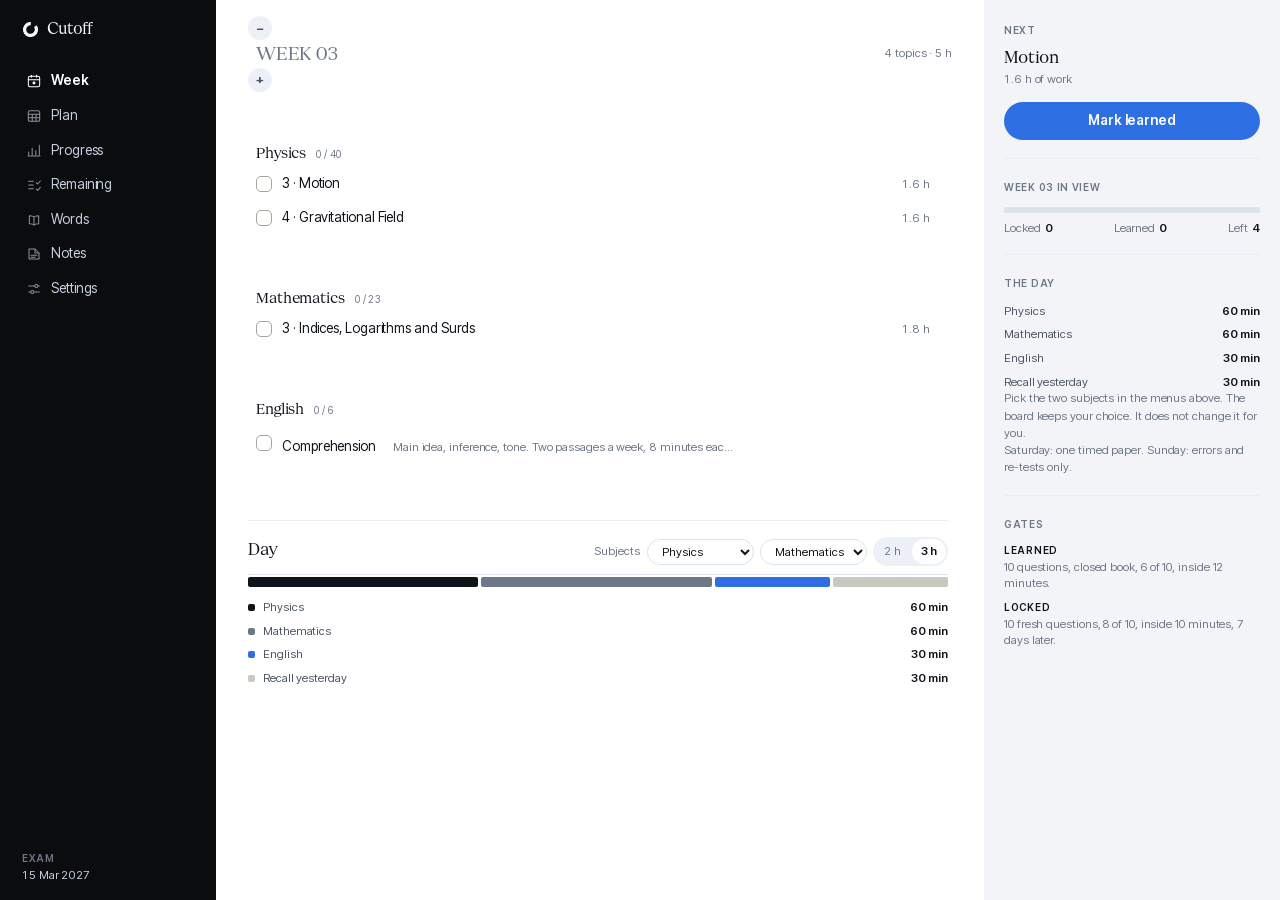
<file: index.html>
<!DOCTYPE html>
<html lang="en">
<head>
<meta charset="utf-8">
<meta name="viewport" content="width=device-width,initial-scale=1">
<title>Cutoff</title>
<link rel="stylesheet" href="styles.css">
</head>
<body>
<div class="app">

  <aside class="side">
    <div class="brand"><svg class="mark" viewBox="0 0 16 16" aria-hidden="true"><circle cx="8" cy="8" r="5.6" fill="none" stroke="currentColor" stroke-width="3.1" stroke-dasharray="29.3 5.9" transform="rotate(-34 8 8)"/></svg><b>Cutoff</b></div>

    <nav class="nav" aria-label="Board sections">
      <a href="#week" data-screen="week">
        <svg viewBox="0 0 24 24" width="16" height="16" aria-hidden="true"><rect x="3.5" y="5" width="17" height="15.5" rx="2.5"/><path d="M3.5 10h17M8 3.5v3M16 3.5v3"/><circle cx="12" cy="15" r="2.2" fill="currentColor" stroke="none"/></svg>
        <span>Week</span></a>
      <a href="#plan" data-screen="plan">
        <svg viewBox="0 0 24 24" width="16" height="16" aria-hidden="true"><rect x="3.5" y="4" width="17" height="16" rx="2.5"/><path d="M3.5 9.4h17M3.5 14.6h17M9.4 9.4V20M15 9.4V20"/></svg>
        <span>Plan</span></a>
      <a href="#progress" data-screen="progress">
        <svg viewBox="0 0 24 24" width="16" height="16" aria-hidden="true"><path d="M4 19.5V15M9.3 19.5V9.5M14.7 19.5V13M20 19.5V5"/><path d="M3 21h18"/></svg>
        <span>Progress</span></a>
      <a href="#left" data-screen="left">
        <svg viewBox="0 0 24 24" width="16" height="16" aria-hidden="true"><path d="M4 6.5h7M4 12h7M4 17.5h7"/><path d="M15.5 8.5l2 2 4-4.5"/><path d="M15.5 18l2 2 4-4.5"/></svg>
        <span>Remaining</span></a>
      <a href="#settings" data-screen="settings">
        <svg viewBox="0 0 24 24" width="16" height="16" aria-hidden="true"><path d="M4 7.5h9M18.5 7.5H20M4 16.5h3M12.5 16.5H20"/><circle cx="15.5" cy="7.5" r="2.4"/><circle cx="9.5" cy="16.5" r="2.4"/></svg>
        <span>Settings</span></a>
    </nav>

    <div class="side-foot">
      <span class="lab">Exam</span>
      <span class="num">15 Mar 2027</span>
    </div>
  </aside>

  <main class="main" id="view" tabindex="-1"></main>

  <aside class="rail" id="rail"></aside>

</div>
<script src="plan.js"></script>
<script src="app.js"></script>
<script src="words/data.js"></script>
<script src="words/words.js"></script>
<script src="notes/data.js"></script>
<script src="notes/quiz.js"></script>
<script src="notes/boot.js"></script>
</body>
</html>
</file>
<file: styles.css>
/* Cutoff - UTME board.
   All tokens live here. No inline CSS anywhere in this project.
   Product surface: one sans for every role, fixed rem scale, no fluid typography. */

@font-face{
  font-family:"Geist Serif";
  src:url("fonts/GeistSerif.var.ttf") format("truetype-variations");
  font-weight:400;font-style:normal;font-display:swap;
}
@font-face{
  font-family:"Inter Tight";
  src:url("fonts/InterTight.var.woff2") format("woff2");
  font-weight:300 700;font-style:normal;font-display:swap;
}

:root{
  /* 60 percent: canvas and content */
  --ground:#FFFFFF;
  --card:#EDF1F7;
  --line:#DCE3ED;
  --line-2:#E8EDF4;
  /* 30 percent: structure. Navy sidebar, tinted rail */
  --side:#0B0C0E;
  --side-2:#F2F4F7;
  --side-ink:#C6D0E0;
  --side-ink-2:#8B99AE;
  /* ink */
  --ink:#0F141B;
  --ink-2:#4C5563;
  --ink-3:#6E7787;
  /* 10 percent: accent, actions only */
  --accent:#2F6FE4;
  --accent-ink:#FFFFFF;
  --accent-soft:#EAF1FD;
  /* families: serif for headings, sans for every other role */
  --display:"Geist Serif",Georgia,serif;
  --sans:"Inter Tight",-apple-system,"Helvetica Neue",Arial,sans-serif;
  /* radii */
  --r1:5px;
  --r2:8px;
  --r3:12px;
  --pill:999px;
  /* space */
  --s1:4px;--s2:8px;--s3:12px;--s4:16px;--s5:24px;--s6:32px;--s7:44px;--s8:64px;
  /* fixed type scale */
  --t-lab:10px;
  --t-meta:11.5px;
  --t-sec:12.5px;
  --t-body:13.5px;
  --t-sub:15px;
  --t-metric:22px;
  --t-head:17px;
  /* motion */
  --dur:.16s;
  --ease:cubic-bezier(.2,.8,.2,1);
}

*,*::before,*::after{box-sizing:border-box}
html,body{margin:0}
html{-webkit-font-smoothing:antialiased;text-rendering:optimizeLegibility}
body{
  font-family:var(--sans);
  font-size:var(--t-body);
  line-height:1.45;
  color:var(--ink);
  background:var(--ground);
  letter-spacing:-.006em;
}
button{font:inherit;color:inherit;letter-spacing:inherit}
a{color:inherit;text-decoration:none}
h1,h2,h3,p,ul{margin:0}
ul{list-style:none;padding:0}
:focus-visible{outline:2px solid var(--accent);outline-offset:2px}
::selection{background:var(--accent-soft);color:var(--accent-ink)}
.num{font-variant-numeric:tabular-nums}
.lab{font-size:var(--t-lab);font-weight:600;letter-spacing:.07em;
  text-transform:uppercase;color:var(--ink-3)}
.sr{position:absolute;width:1px;height:1px;padding:0;margin:-1px;overflow:hidden;
  clip:rect(0 0 0 0);white-space:nowrap;border:0}

/* ---------- shell ---------- */

.app{
  display:grid;
  grid-template-columns:216px minmax(0,1fr) 296px;
  height:100vh;
  overflow:hidden;
}

.side{
  display:flex;flex-direction:column;gap:var(--s5);
  background:var(--side);
  padding:18px 14px 16px;
  overflow-y:auto;
}

.brand{display:flex;align-items:center;gap:8px;padding:0 8px}
.brand b{font-family:var(--display);font-weight:400;font-size:15.5px;
  letter-spacing:-.008em;font-variation-settings:"ELSH" 20;color:#F4F7FB}
.mark{width:17px;height:17px;flex:none;display:block;fill:none;color:#F4F7FB}
.mark path{transition:fill var(--dur) var(--ease)}

.nav{display:flex;flex-direction:column;gap:1px}
.nav a{position:relative;display:flex;align-items:center;gap:9px;
  padding:7px 10px 7px 12px;border-radius:var(--r1);
  font-size:var(--t-body);color:var(--side-ink);text-decoration:none;
  transition:background var(--dur) var(--ease),color var(--dur) var(--ease)}
.nav a:hover{color:#FFFFFF}
.nav a svg{width:16px;height:16px;max-width:16px;max-height:16px;flex:none;display:block;fill:none;stroke:currentColor;
  stroke-width:1.55;stroke-linecap:round;stroke-linejoin:round;
  opacity:.68;transition:opacity var(--dur) var(--ease)}
.nav a:hover svg,.nav a[aria-current] svg{opacity:1}
.nav a b{font-size:var(--t-meta);font-weight:500;color:var(--side-ink-2)}
/* active: same treatment as hover, plus weight */
.nav a[aria-current]{background:none;color:#FFFFFF;font-weight:600}
.nav a[aria-current] b{color:#FFFFFF}
.nav a[aria-current] svg{color:#FFFFFF;opacity:1}
.nav a:focus-visible{outline:2px solid var(--accent);outline-offset:-2px}
.side-foot{margin-top:auto;display:flex;flex-direction:column;gap:2px;padding:0 8px}
.side-foot .num{font-size:var(--t-meta);color:var(--side-ink)}

.main{overflow-y:auto;padding:0 var(--s6) var(--s8)}
.rail{background:var(--side-2);padding:0 20px var(--s6);overflow-y:auto;
  display:flex;flex-direction:column}

/* ---------- toolbar ---------- */

.tools{
  position:sticky;top:0;z-index:3;background:var(--ground);
  display:flex;align-items:center;gap:var(--s3);
  padding:16px 0 14px;
}
.tools .spacer{flex:1}
.wk{display:flex;align-items:center;gap:2px}
.wk .num{font-family:var(--display);font-size:19px;font-weight:400;letter-spacing:-.012em;
  padding:0 8px;font-variation-settings:"ELSH" 0;
  letter-spacing:-.01em;white-space:nowrap}
.wk button{width:24px;height:24px;border-radius:var(--pill);border:none;
  background:var(--card);color:var(--ink-2);cursor:pointer;font-size:13px;
  line-height:1;display:grid;place-items:center;
  transition:background var(--dur) var(--ease),color var(--dur) var(--ease)}
.wk button:hover{background:var(--line-2);color:var(--ink)}
.wk button:disabled{opacity:.35;cursor:default}
.wk button:disabled:hover{background:var(--card);color:var(--ink-2)}
.tools .count{font-size:var(--t-meta);color:var(--ink-3);
  font-variant-numeric:tabular-nums;white-space:nowrap}

.btn{display:inline-flex;align-items:center;gap:8px;
  background:var(--accent);color:var(--accent-ink);border:none;border-radius:var(--pill);
  padding:9px 16px;font-size:var(--t-body);font-weight:600;cursor:pointer;
  letter-spacing:-.006em;white-space:nowrap;max-width:100%;
  transition:filter var(--dur) var(--ease)}
.btn:hover{filter:brightness(.95)}
.btn:active{filter:brightness(.9)}
.btn:disabled{background:var(--card);color:var(--ink-3);cursor:default;filter:none}
.btn svg{width:12px;height:12px;flex:0 0 12px}
.btn.quiet{background:var(--card);color:var(--ink-2);font-weight:500}
.btn.quiet:hover{background:var(--line-2);filter:none}
.btn.wide{justify-content:center;width:100%}
.btn.sm{padding:7px 13px;font-size:var(--t-meta)}

/* ---------- groups and rows ---------- */

.grp{margin-bottom:var(--s2)}
.grp-h{display:flex;align-items:baseline;gap:10px;padding:18px 8px 4px}
.grp-h span:first-child{font-family:var(--display);font-size:14.5px;font-weight:400;
  letter-spacing:-.008em;color:var(--ink);font-variation-settings:"ELSH" 0}
.grp-h span:last-child{font-size:var(--t-lab);color:var(--ink-3);letter-spacing:.04em;
  font-variant-numeric:tabular-nums}

.row{display:grid;grid-template-columns:16px minmax(0,1fr) auto;
  align-items:center;gap:10px;
  padding:6px 8px;border-radius:var(--r1);min-height:34px;
  transition:background var(--dur) var(--ease)}
.row:hover{background:var(--card)}
.row:hover .row-act,.row:hover .m{color:var(--ink-2)}
.row-main{display:flex;align-items:baseline;gap:9px;min-width:0;
  background:none;border:none;padding:0;text-align:left;cursor:pointer}
.row-main .m.note{margin-left:0;flex:0 1 auto;min-width:0;overflow:hidden;
  text-overflow:ellipsis;white-space:nowrap}
.row-main .st{font-size:var(--t-meta);color:var(--ink-3);white-space:nowrap;
  font-variant-numeric:tabular-nums;flex:0 0 auto}
.row-main .st.due{color:var(--ink);font-weight:600}
.row-main .t{font-size:var(--t-body);letter-spacing:-.006em;line-height:1.3;
  min-width:0}
.row-main .m{font-size:var(--t-meta);color:var(--ink-3);margin-left:auto;
  font-variant-numeric:tabular-nums;white-space:nowrap;flex:0 0 auto;padding-left:8px}
.row .st{font-size:var(--t-meta);color:var(--ink-3);white-space:nowrap;
  text-align:right;font-variant-numeric:tabular-nums}
.row .st.due{color:var(--ink);font-weight:600}

.tick{position:relative;width:16px;height:16px;flex:0 0 16px;padding:0;border-radius:var(--r1);
  border:1px solid #A5A59C;background:var(--ground);cursor:pointer;
  display:grid;place-items:center;appearance:none;
  transition:background var(--dur) var(--ease),border-color var(--dur) var(--ease)}
.tick:hover{border-color:var(--ink-3)}
.tick::before{content:"";position:absolute;inset:-6px;border-radius:var(--r1)}
.tick.learned{border-color:var(--accent);background:var(--accent-soft)}
.tick.learned::after,.tick.done::after{content:"";width:9px;height:9px;
  -webkit-mask:url("data:image/svg+xml,%3Csvg xmlns='http://www.w3.org/2000/svg' viewBox='0 0 10 10'%3E%3Cpath d='M1.4 5.3 3.9 7.8 8.6 2.2' fill='none' stroke='%23000' stroke-width='1.9' stroke-linecap='round' stroke-linejoin='round'/%3E%3C/svg%3E") center/9px 9px no-repeat;
  mask:url("data:image/svg+xml,%3Csvg xmlns='http://www.w3.org/2000/svg' viewBox='0 0 10 10'%3E%3Cpath d='M1.4 5.3 3.9 7.8 8.6 2.2' fill='none' stroke='%23000' stroke-width='1.9' stroke-linecap='round' stroke-linejoin='round'/%3E%3C/svg%3E") center/9px 9px no-repeat}
.tick.learned::after{background:var(--accent)}
.tick.done{background:var(--ink);border-color:var(--ink)}
.tick.done::after{background:var(--ground)}

/* ---------- detail ---------- */

.detail{background:var(--card);border-radius:var(--r2);
  padding:var(--s4) var(--s4) var(--s4);margin:2px 0 var(--s3) 26px}
.detail-t{font-family:var(--display);font-size:15px;font-weight:400;
  letter-spacing:-.008em;font-variation-settings:"ELSH" 0}
.detail-g{margin-top:4px;font-size:var(--t-meta);color:var(--ink-3);line-height:1.5;
  font-variant-numeric:tabular-nums}
.detail-row{display:flex;flex-wrap:wrap;align-items:flex-end;gap:10px;margin-top:var(--s3)}
.field{display:flex;flex-direction:column;gap:4px;min-width:56px}
.field label{font-size:var(--t-lab);font-weight:600;letter-spacing:.07em;
  text-transform:uppercase;color:var(--ink-3)}
.field input,.field select{background:var(--ground);border:none;border-radius:var(--r1);
  padding:6px 8px;font-family:var(--sans);font-size:var(--t-body);color:var(--ink);
  font-variant-numeric:tabular-nums}
.field input:focus,.field select:focus{outline:2px solid var(--accent);outline-offset:0}
.field.narrow{max-width:64px}
.detail-note{margin-top:6px;font-size:var(--t-meta);color:var(--ink-3)}
.linkbtn{background:none;border:none;padding:0;cursor:pointer;font-size:var(--t-meta);
  color:var(--ink-3);text-decoration:underline;text-underline-offset:2px;
  text-decoration-color:var(--line)}
.linkbtn:hover{color:var(--ink)}

/* ---------- week board ---------- */

.bands{display:grid;grid-template-columns:40fr 40fr 40fr 60fr;gap:12px;
  margin:2px 0 10px}
.band{display:flex;overflow:hidden;border-radius:3px;background:var(--line-2);height:8px}
.band .lk{background:var(--ink);height:100%}
.band .lr{background:var(--accent);height:100%}
.band span{transition:width var(--dur) var(--ease)}

/* ---------- plan matrix ---------- */

.mx{display:block;font-size:var(--t-meta)}
.mx-h,.mx-r{display:grid;grid-template-columns:56px repeat(3,minmax(0,1fr));gap:0 12px}
.mx-h{position:sticky;top:52px;z-index:2;background:var(--ground);
  padding:0 0 8px;font-size:var(--t-lab);font-weight:600;letter-spacing:.07em;
  text-transform:uppercase;color:var(--ink-3)}
.mx-h span{padding-left:6px}
.mx-wk{font-family:var(--display);color:var(--ink-2);font-size:13px;padding:7px 0;
  font-variant-numeric:tabular-nums;align-self:start;white-space:nowrap}
.mx-c{padding:4px 0;min-width:0}
.mx-r{border-top:1px solid var(--line-2);padding:2px 0}
.mini{display:grid;grid-template-columns:14px minmax(0,1fr);align-items:start;
  gap:7px;padding:3px 6px;border-radius:var(--r1)}
.mini:hover{background:var(--line-2)}
.mini .tick{width:14px;height:14px;flex:0 0 14px;border-radius:3px;margin-top:1px}
.mini .tick::before{inset:-5px}
.mini .tick.learned::after,.mini .tick.done::after{width:8px;height:8px}
.mini span{font-size:var(--t-meta);line-height:1.35;color:var(--ink-2);
  letter-spacing:-.002em}
.mini.lk span{color:var(--ink-3)}
.mini.learn span{color:var(--ink)}

/* ---------- progress ---------- */

.viz{display:grid;grid-template-columns:160px minmax(0,1fr);gap:var(--s5);
  align-items:center;margin:4px 0 var(--s6);max-width:760px}
.donut-wrap{position:relative;width:160px;height:160px}
.donut{width:160px;height:160px;display:block}
.donut .seg{fill:none;stroke-width:13}
.donut .seg.lk{stroke:var(--ink)}
.donut .seg.lr{stroke:var(--accent)}
.donut .seg.rm{stroke:var(--line-2)}
.donut-mid{position:absolute;inset:0;display:flex;flex-direction:column;
  align-items:center;justify-content:center;gap:1px;pointer-events:none}
.donut-mid .big{font-size:26px;font-weight:500;line-height:1;
  font-variant-numeric:tabular-nums}
.donut-mid .of{font-size:var(--t-lab);color:var(--ink-3);text-transform:uppercase;
  letter-spacing:.06em;font-weight:600}

.legend{display:flex;flex-wrap:wrap;gap:4px 18px;font-size:var(--t-meta);
  color:var(--ink-3);font-variant-numeric:tabular-nums;margin-bottom:var(--s4)}
.legend b{color:var(--ink);font-weight:600;margin-left:3px}
.sw{display:inline-block;width:7px;height:7px;border-radius:2px;margin-right:6px}
.sw[data-k="lk"]{background:var(--ink)}
.sw[data-k="lr"]{background:var(--accent)}
.sw[data-k="rm"]{background:var(--line-2)}

.bars{display:flex;flex-direction:column;gap:9px}
.bar-row{display:grid;grid-template-columns:78px minmax(0,1fr) 60px;gap:12px;
  align-items:center;font-size:var(--t-meta);letter-spacing:-.004em}
.bar-row .bn{color:var(--ink-2)}
.bar-row .bar{height:7px;border-radius:4px;background:var(--line-2);overflow:hidden}
.bar-row .bar i{display:block;height:100%;background:var(--ink);border-radius:4px;
  transition:width var(--dur) var(--ease)}
.bar-row .bv{text-align:right;color:var(--ink-3);font-variant-numeric:tabular-nums}
.bar-row.total .bn{color:var(--ink);font-weight:600}
.bar-row.total .bv{color:var(--ink);font-weight:600}

.chart{width:100%;max-width:760px;height:auto;display:block;margin-top:2px}
.chart .grid{stroke:var(--line-2);stroke-width:1}
.chart .ax{font-family:var(--sans);font-size:9.5px;fill:var(--ink-3);
  font-variant-numeric:tabular-nums}
.chart .target{fill:none;stroke:var(--ink-3);stroke-width:1.3;stroke-dasharray:4 4}
.chart .dot{fill:var(--ink-3)}
.chart .proj{fill:none;stroke:var(--accent);stroke-width:2.2;stroke-linejoin:round}
.chart .lab{font-family:var(--sans);font-size:10px;fill:var(--ink);font-weight:600}

/* ---------- sections in main ---------- */

.sec{margin-bottom:var(--s6)}
.sec-h{display:flex;align-items:baseline;justify-content:space-between;gap:var(--s3);
  padding:0 0 10px}
.sec-h h2{font-family:var(--display);font-size:var(--t-head);font-weight:400;
  letter-spacing:-.012em;font-variation-settings:"ELSH" 0}
.sec-h span{font-size:var(--t-meta);color:var(--ink-3);font-variant-numeric:tabular-nums}
.note{font-size:var(--t-meta);color:var(--ink-3);line-height:1.5;max-width:58ch;
  font-variant-numeric:tabular-nums}
.empty{padding:var(--s7) 0;font-size:var(--t-body);color:var(--ink-3)}

/* three-column list, keeps long plans short */
.cols3{display:grid;grid-template-columns:repeat(3,minmax(0,1fr));gap:var(--s6) var(--s5)}
.cols3 .grp{margin-bottom:0}

/* ---------- rail ---------- */

.r-block{padding:18px 0}
.r-block:first-child{padding-top:20px}
.r-block + .r-block{border-top:1px solid var(--line-2)}
.r-next{font-family:var(--display);font-size:16.5px;font-weight:400;
  letter-spacing:-.01em;line-height:1.25;margin:7px 0 4px;
  font-variation-settings:"ELSH" 0}
.r-meta{font-size:var(--t-meta);color:var(--ink-3);font-variant-numeric:tabular-nums;
  line-height:1.5}
.r-block .btn{margin-top:var(--s3)}
.metric{display:flex;flex-direction:column;gap:1px;margin-top:6px}
.metric .v{font-size:var(--t-metric);font-weight:500;line-height:1.1;
  font-variant-numeric:tabular-nums;letter-spacing:-.02em}
.metric .v small{font-size:var(--t-meta);color:var(--ink-3);font-weight:400;
  margin-left:4px;letter-spacing:-.002em}
.r-metrics{display:grid;grid-template-columns:1fr 1fr;gap:14px 12px;margin-top:10px}
.r-metrics .metric{margin-top:0}
.r-metrics .v{font-size:17px}
.r-list{display:flex;flex-direction:column;gap:7px;margin-top:10px}
.r-list div{display:flex;align-items:baseline;justify-content:space-between;gap:8px;
  font-size:var(--t-meta);color:var(--ink-2);font-variant-numeric:tabular-nums}
.r-list b{color:var(--ink);font-weight:600}
.gates{display:flex;flex-direction:column;gap:8px;margin-top:10px}
.gates p{font-size:var(--t-meta);color:var(--ink-3);line-height:1.45}
.gates b{display:block;color:var(--ink);font-weight:600;font-size:var(--t-lab);
  text-transform:uppercase;letter-spacing:.07em;margin-bottom:1px}
.rail .backup{display:flex;flex-direction:column;gap:8px;margin-top:10px}
.stat-list{display:flex;flex-direction:column;gap:9px;margin-top:10px}
.stat-list div{display:flex;align-items:baseline;justify-content:space-between;gap:10px;
  font-size:var(--t-meta);color:var(--ink-3);font-variant-numeric:tabular-nums}
.stat-list b{color:var(--ink);font-weight:600;font-size:var(--t-body)}

/* ---------- responsive ---------- */

@media (max-width:1180px){
  .app{grid-template-columns:188px minmax(0,1fr)}
  .rail{display:none}
  .cols3{grid-template-columns:repeat(2,minmax(0,1fr))}
}
@media (max-width:820px){
  html,body{height:auto;min-height:100%;overflow-x:hidden;overflow-y:auto}
  .app{display:block;height:auto;min-height:100vh;overflow:visible;max-width:100%}
  .side{flex-direction:row;align-items:center;gap:0;overflow:visible;min-width:0;max-width:100%;
    padding:8px 12px;position:sticky;top:0;z-index:5}
  .brand{display:none}
  .nav{flex-direction:row;gap:0;min-width:0;flex:1 1 auto;
    overflow-x:auto;-webkit-overflow-scrolling:touch;justify-content:space-between}
  .nav a{flex:none;white-space:nowrap;padding:7px 6px;font-size:10.5px;gap:5px;
    letter-spacing:-.01em}
  .nav a svg{width:14px;height:14px}
  .nav a b{display:none}

  .side-foot{display:none}
  .main{overflow:visible;min-width:0;padding:0 16px 48px}
  .tools{position:static;padding:14px 0 10px;flex-wrap:wrap}
  .cols3{grid-template-columns:minmax(0,1fr)}
  .mx-h{display:none}
  .mx-r{grid-template-columns:46px minmax(0,1fr);gap:0 10px;padding:8px 0}
  .mx-wk{grid-row:1 / span 3;padding-top:2px}
  .mx-c{grid-column:2;padding:0 0 8px}
  .mx-c:empty{display:none}
  .mx-c::before{content:attr(data-sub);display:block;font-size:var(--t-lab);
    font-weight:600;letter-spacing:.07em;text-transform:uppercase;color:var(--ink-3);
    padding:0 6px 3px}
  .mini span{font-size:var(--t-body)}
  .row-main .m.note{display:none}
  .day .sec-h{flex-wrap:wrap;gap:8px}
  .viz{grid-template-columns:minmax(0,1fr);gap:var(--s5)}
}
@media (prefers-reduced-motion:reduce){
  *{transition:none!important;animation:none!important}
}

/* width scale for bars and bands: no inline styles */
.p0{width:0%}
.p5{width:5%}
.p10{width:10%}
.p15{width:15%}
.p20{width:20%}
.p25{width:25%}
.p30{width:30%}
.p35{width:35%}
.p40{width:40%}
.p45{width:45%}
.p50{width:50%}
.p55{width:55%}
.p60{width:60%}
.p65{width:65%}
.p70{width:70%}
.p75{width:75%}
.p80{width:80%}
.p85{width:85%}
.p90{width:90%}
.p95{width:95%}
.p100{width:100%}

.stack{max-width:700px}

/* ---------- daily template ---------- */

.day{margin-top:var(--s5);padding-top:var(--s4);border-top:1px solid var(--line-2)}
.day-pick{display:flex;align-items:center;gap:6px;flex-wrap:wrap}
.day-pick select{background:var(--ground);border:1px solid var(--line);border-radius:var(--pill);
  padding:4px 6px 4px 10px;font-family:var(--sans);font-size:var(--t-meta);color:var(--ink);
  letter-spacing:-.002em;cursor:pointer}
.dp-lab{font-size:var(--t-meta);color:var(--ink-3);margin-right:2px}
.day-pick select:hover{background:var(--line-2)}
.day-pick select:focus-visible{outline:2px solid var(--accent);outline-offset:1px}
.seg-switch{display:inline-flex;gap:2px;background:var(--card);border-radius:var(--pill);
  padding:2px}
.seg-switch button{background:none;border:none;padding:4px 9px;border-radius:var(--pill);
  font-size:var(--t-meta);color:var(--ink-3);cursor:pointer;
  font-variant-numeric:tabular-nums}
.seg-switch button:hover{color:var(--ink)}
.seg-switch button[aria-pressed="true"]{background:var(--ground);color:var(--ink);
  font-weight:600}
.day-bar{display:flex;gap:3px;height:10px;margin:2px 0 12px}
.day-bar span{height:100%;border-radius:2px}
.day-bar .s1{background:var(--ink)}
.day-bar .s2{background:var(--ink-3)}
.day-bar .s3{background:var(--accent)}
.day-bar .s4{background:#C9C9C1}
.d60{flex:60 1 0}
.d50{flex:50 1 0}
.d30{flex:30 1 0}
.d20{flex:20 1 0}
.day-list{display:flex;flex-direction:column;gap:7px}
.day-list div{display:flex;align-items:baseline;gap:8px;font-size:var(--t-meta);
  color:var(--ink-2)}
.day-list i{width:7px;height:7px;border-radius:2px;flex:0 0 7px;align-self:center}
.day-list i.s1{background:var(--ink)}
.day-list i.s2{background:var(--ink-3)}
.day-list i.s3{background:var(--accent)}
.day-list i.s4{background:#C9C9C1}
.day-list b{margin-left:auto;color:var(--ink);font-weight:600;
  font-variant-numeric:tabular-nums}
.day .note{margin-top:10px}
.row-act{background:none;border:none;padding:2px 0 2px 6px;cursor:pointer;
  font-size:var(--t-meta);color:var(--ink-3);white-space:nowrap;border-radius:var(--r1);
  font-variant-numeric:tabular-nums}
.row-act:hover{color:var(--ink)}

/* ---------- rail key and settings ---------- */

.r-key{display:flex;flex-direction:column;gap:9px;margin-top:10px}
.r-key div{display:grid;grid-template-columns:14px minmax(0,1fr);gap:0 8px;
  align-items:baseline;font-size:var(--t-meta);color:var(--ink-2)}
.r-key i{width:14px;height:2px;border-radius:1px;display:block;margin-top:6px}
.r-key .k-target{background:repeating-linear-gradient(90deg,var(--ink-3) 0 4px,transparent 4px 8px)}
.r-key .k-proj{background:var(--accent)}
.r-key b{grid-column:2;color:var(--ink);font-weight:600;font-variant-numeric:tabular-nums;
  font-size:var(--t-body)}

.set-list{display:flex;flex-direction:column}
.set-row{display:grid;grid-template-columns:minmax(0,1fr) auto;gap:2px 20px;
  align-items:center;padding:14px 0;border-top:1px solid var(--line-2)}
.set-row:first-child{border-top:none}
.set-t{font-size:var(--t-body);letter-spacing:-.006em;grid-column:1}
.set-n{font-size:var(--t-meta);color:var(--ink-3);grid-column:1}
.set-v{font-size:var(--t-body);grid-column:2;grid-row:1 / span 2;text-align:right;
  color:var(--ink)}
.set-row .btn{grid-column:2;grid-row:1 / span 2}

.main > .stack:first-child{padding-top:20px}

/* progress: the numbers panel */
.numpanel{display:grid;grid-template-columns:repeat(3,1fr);gap:2px;margin-bottom:var(--s6);
  background:var(--line-2);border-radius:var(--r2);overflow:hidden}
.np{background:var(--ground);padding:18px 20px 16px;display:flex;flex-direction:column;gap:2px}
.np .lab{margin-bottom:6px}
.np b.num{font-family:var(--display);font-size:34px;font-weight:400;letter-spacing:-.02em;
  line-height:1;font-variation-settings:"ELSH" 0}
.np b.num small{font-size:var(--t-meta);font-weight:500;letter-spacing:0;color:var(--ink-3);
  margin-left:3px}
.np .np-n{font-size:var(--t-meta);color:var(--ink-3);margin-top:5px}
.two-col .np{width:100%}
@media (max-width:1200px){.numpanel{grid-template-columns:1fr}}
/* plan rail key */
.k-dot{width:7px;height:7px;border-radius:2px;display:inline-block}
.k-lk{background:var(--ink)}
.k-lr{background:var(--accent)}
.k-rm{background:var(--line)}

/* no scrollbars: the track stays hidden, the wheel still scrolls */
*{scrollbar-width:none;-ms-overflow-style:none}
*::-webkit-scrollbar{width:0;height:0;display:none}
@media (min-width:821px){html,body{overflow:hidden}}

.r-meta b{font-weight:600;color:var(--ink)}

/* ---------- rail parts ---------- */
.r-act .btn.wide{margin-top:14px}
.r-band{margin-top:10px;display:flex;flex-direction:column;gap:7px}
.r-band .band{height:6px;border-radius:2px}
.band .rm{background:var(--line)}
.r-counts{display:flex;justify-content:space-between;gap:8px;
  font-size:var(--t-meta);color:var(--ink-3);font-variant-numeric:tabular-nums}
.r-counts b{color:var(--ink);font-weight:600;margin-left:4px}
.r-bars{display:flex;flex-direction:column;gap:9px;margin-top:10px}
.r-bar{display:grid;grid-template-columns:60px minmax(0,1fr) 22px;gap:9px;
  align-items:center;font-size:var(--t-meta);color:var(--ink-2);
  font-variant-numeric:tabular-nums}
.r-bar .tr{height:5px;border-radius:3px;background:var(--line-2);overflow:hidden}
.r-bar .tr i{display:block;height:100%;background:var(--ink);border-radius:3px;
  transition:width var(--dur) var(--ease)}
.r-bar b{text-align:right;color:var(--ink);font-weight:600}
.metric .v.serif{font-family:var(--display);font-size:32px;font-weight:400;
  letter-spacing:-.02em;font-variation-settings:"ELSH" 0}
.metric .v.serif small{display:block;font-family:var(--sans);font-size:var(--t-meta);
  color:var(--ink-3);margin:3px 0 0;letter-spacing:0}

.chart .tag{font-family:var(--sans);font-size:10.5px;font-weight:500;
  letter-spacing:0;text-transform:none}
.chart .tag-plan{fill:var(--ink-3)}
.chart .tag-you{fill:var(--accent)}
</file>
